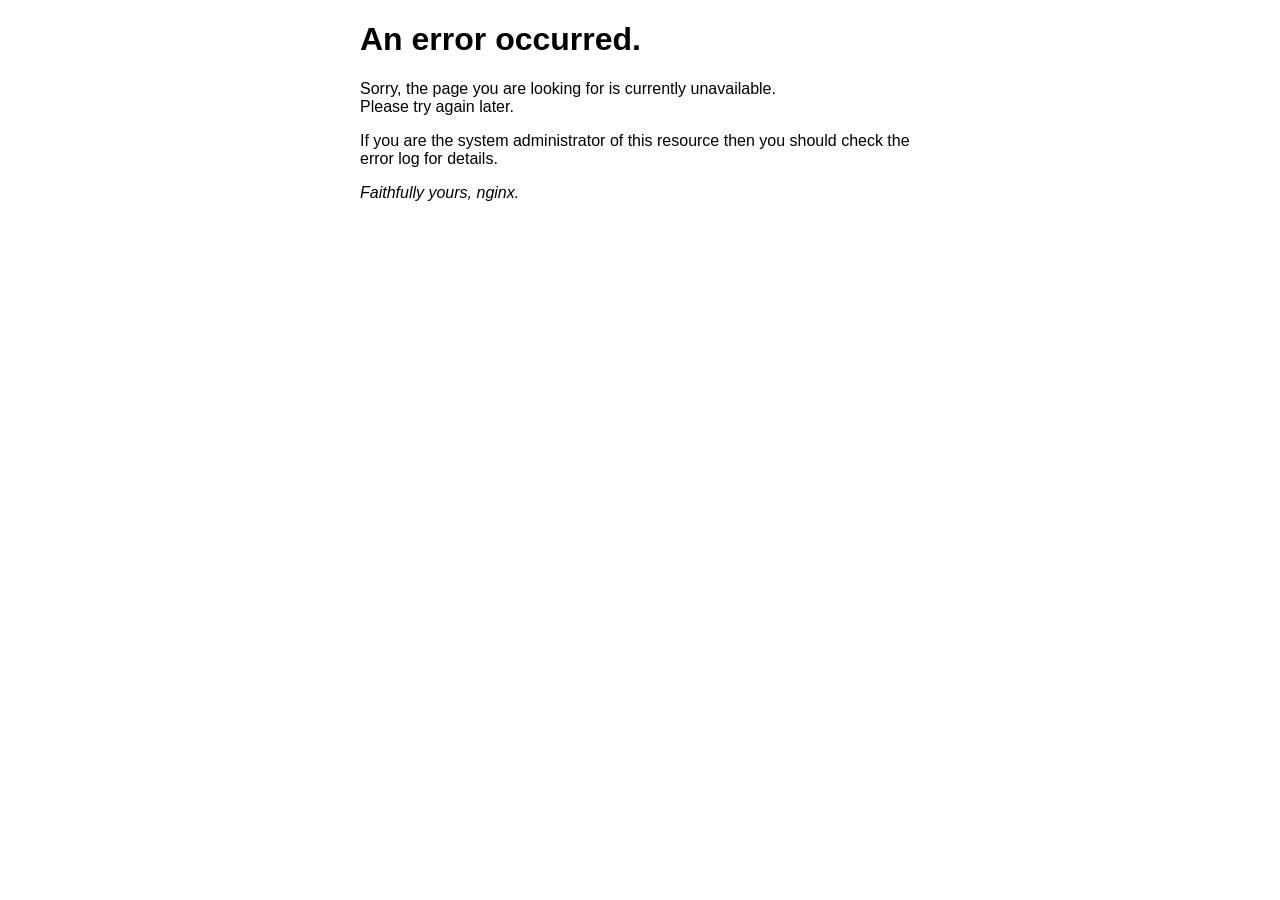
<file: website/50x.html>
<!DOCTYPE html>
<html>
<head>
<title>Error</title>
<style>
html { color-scheme: light dark; }
body { width: 35em; margin: 0 auto;
font-family: Tahoma, Verdana, Arial, sans-serif; }
</style>
</head>
<body>
<h1>An error occurred.</h1>
<p>Sorry, the page you are looking for is currently unavailable.<br/>
Please try again later.</p>
<p>If you are the system administrator of this resource then you should check
the error log for details.</p>
<p><em>Faithfully yours, nginx.</em></p>
</body>
</html>
</file>
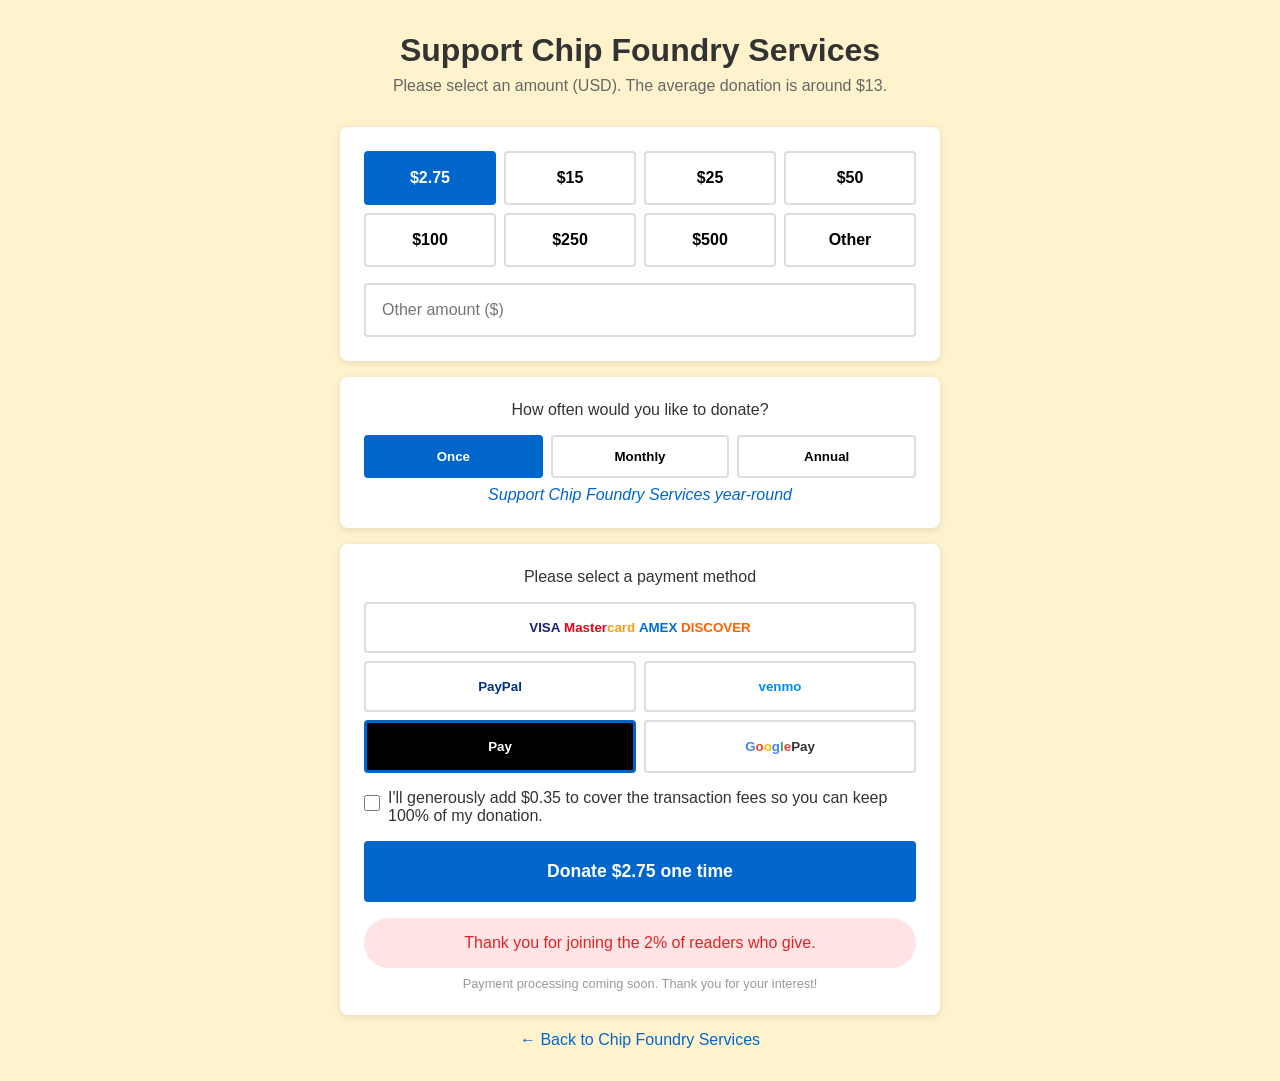
<file: website/donate.html>
<!DOCTYPE html>
<html lang="en">
<head>
    <meta charset="UTF-8">
    <meta name="viewport" content="width=device-width, initial-scale=1.0">
    <title>Donate - Chip Foundry Services</title>
    <style>
        * { box-sizing: border-box; margin: 0; padding: 0; }
        body { font-family: -apple-system, BlinkMacSystemFont, 'Segoe UI', Roboto, sans-serif; background: #fff3cd; min-height: 100vh; padding: 2rem; }
        .container { max-width: 600px; margin: 0 auto; }
        h1 { text-align: center; color: #333; margin-bottom: 0.5rem; }
        .subtitle { text-align: center; color: #666; margin-bottom: 2rem; }
        
        .section { background: white; border-radius: 8px; padding: 1.5rem; margin-bottom: 1rem; box-shadow: 0 2px 8px rgba(0,0,0,0.1); }
        .section-title { color: #333; margin-bottom: 1rem; text-align: center; }
        
        .amount-grid { display: grid; grid-template-columns: repeat(4, 1fr); gap: 0.5rem; margin-bottom: 0.5rem; }
        .amount-btn { padding: 1rem; border: 2px solid #ddd; background: white; border-radius: 4px; font-size: 1rem; font-weight: 600; cursor: pointer; transition: all 0.2s; }
        .amount-btn:hover { border-color: #0066cc; }
        .amount-btn.selected { background: #0066cc; color: white; border-color: #0066cc; }
        .amount-input { width: 100%; padding: 1rem; border: 2px solid #ddd; border-radius: 4px; font-size: 1rem; margin-top: 0.5rem; }
        
        .freq-grid { display: grid; grid-template-columns: repeat(3, 1fr); gap: 0.5rem; }
        .freq-btn { padding: 0.75rem; border: 2px solid #ddd; background: white; border-radius: 4px; font-weight: 600; cursor: pointer; }
        .freq-btn.selected { background: #0066cc; color: white; border-color: #0066cc; }
        .freq-note { text-align: center; color: #0066cc; margin-top: 0.5rem; font-style: italic; }
        
        .divider { display: flex; align-items: center; margin: 1rem 0; color: #999; }
        .divider::before, .divider::after { content: ''; flex: 1; border-bottom: 1px solid #ddd; }
        .divider span { padding: 0 1rem; }
        
        .payment-grid { display: grid; grid-template-columns: repeat(2, 1fr); gap: 0.5rem; margin-bottom: 1rem; }
        .payment-btn { padding: 1rem; border: 2px solid #ddd; background: white; border-radius: 4px; cursor: pointer; display: flex; align-items: center; justify-content: center; font-weight: 600; text-decoration: none; color: #333; }
        .payment-btn:hover { border-color: #0066cc; background: #f0f7ff; }
        .payment-btn.selected { border-color: #0066cc; border-width: 3px; }
        
        .fee-checkbox { display: flex; align-items: flex-start; gap: 0.5rem; margin: 1rem 0; }
        .fee-checkbox input { margin-top: 0.25rem; width: 20px; height: 20px; }
        .fee-checkbox label { color: #333; }
        
        .donate-btn { width: 100%; padding: 1.25rem; background: #0066cc; color: white; border: none; border-radius: 4px; font-size: 1.1rem; font-weight: 600; cursor: pointer; }
        .donate-btn:hover { background: #0052a3; }
        
        .thank-you { background: #ffe4e6; color: #dc2626; padding: 1rem; border-radius: 25px; text-align: center; margin-top: 1rem; font-weight: 500; }
        
        .back-link { text-align: center; margin-top: 1rem; }
        .back-link a { color: #0066cc; text-decoration: none; }
        
        .coming-soon { color: #999; font-size: 0.8rem; text-align: center; margin-top: 0.5rem; }
    </style>
</head>
<body>
    <div class="container">
        <h1>Support Chip Foundry Services</h1>
        <p class="subtitle">Please select an amount (USD). The average donation is around $13.</p>
        
        <div class="section">
            <div class="amount-grid">
                <button class="amount-btn selected" onclick="selectAmount(this, 2.75)">$2.75</button>
                <button class="amount-btn" onclick="selectAmount(this, 15)">$15</button>
                <button class="amount-btn" onclick="selectAmount(this, 25)">$25</button>
                <button class="amount-btn" onclick="selectAmount(this, 50)">$50</button>
                <button class="amount-btn" onclick="selectAmount(this, 100)">$100</button>
                <button class="amount-btn" onclick="selectAmount(this, 250)">$250</button>
                <button class="amount-btn" onclick="selectAmount(this, 500)">$500</button>
                <button class="amount-btn" onclick="document.getElementById('custom-amount').focus()">Other</button>
            </div>
            <input type="number" id="custom-amount" class="amount-input" placeholder="Other amount ($)" onchange="selectCustomAmount(this)">
        </div>
        
        <div class="section">
            <p class="section-title">How often would you like to donate?</p>
            <div class="freq-grid">
                <button class="freq-btn selected" onclick="selectFreq(this, 'once')">Once</button>
                <button class="freq-btn" onclick="selectFreq(this, 'monthly')">Monthly</button>
                <button class="freq-btn" onclick="selectFreq(this, 'annual')">Annual</button>
            </div>
            <p class="freq-note">Support Chip Foundry Services year-round</p>
        </div>
        
        <div class="section">
            <p class="section-title">Please select a payment method</p>
            
            <div class="payment-grid">
                <button class="payment-btn" onclick="selectPayment(this, 'card')" style="grid-column: span 2;">
                    <span style="color:#1a1f71;font-weight:bold;">VISA</span>&nbsp;
                    <span style="color:#eb001b;font-weight:bold;">Master</span><span style="color:#f79e1b;font-weight:bold;">card</span>&nbsp;
                    <span style="color:#006fcf;font-weight:bold;">AMEX</span>&nbsp;
                    <span style="color:#ff6000;font-weight:bold;">DISCOVER</span>
                </button>
                <button class="payment-btn" onclick="selectPayment(this, 'paypal')" style="color: #003087; font-weight: bold;">PayPal</button>
                <button class="payment-btn" onclick="selectPayment(this, 'venmo')" style="color: #008CFF; font-weight: bold;">venmo</button>
                <button class="payment-btn selected" onclick="selectPayment(this, 'applepay')" style="background: #000; color: white;"> Pay</button>
                <button class="payment-btn" onclick="selectPayment(this, 'googlepay')"><span style="color:#4285f4;">G</span><span style="color:#ea4335;">o</span><span style="color:#fbbc05;">o</span><span style="color:#4285f4;">g</span><span style="color:#34a853;">l</span><span style="color:#ea4335;">e</span> Pay</button>
            </div>
            
            <div class="fee-checkbox">
                <input type="checkbox" id="cover-fee" onchange="updateButton()">
                <label for="cover-fee">I'll generously add $0.35 to cover the transaction fees so you can keep 100% of my donation.</label>
            </div>
            
            <button class="donate-btn" onclick="processDonation()">Donate $2.75 one time</button>
            
            <div class="thank-you">Thank you for joining the 2% of readers who give.</div>
            
            <p class="coming-soon">Payment processing coming soon. Thank you for your interest!</p>
        </div>
        
        <div class="back-link">
            <a href="/">← Back to Chip Foundry Services</a>
        </div>
    </div>
    
    <script>
        var selectedAmount = 2.75;
        var selectedFreq = 'once';
        var selectedPayment = 'applepay';
        
        function selectAmount(btn, amount) {
            document.querySelectorAll('.amount-btn').forEach(b => b.classList.remove('selected'));
            btn.classList.add('selected');
            selectedAmount = amount;
            document.getElementById('custom-amount').value = '';
            updateButton();
        }
        
        function selectCustomAmount(input) {
            if (input.value) {
                document.querySelectorAll('.amount-btn').forEach(b => b.classList.remove('selected'));
                selectedAmount = parseFloat(input.value);
                updateButton();
            }
        }
        
        function selectFreq(btn, freq) {
            document.querySelectorAll('.freq-btn').forEach(b => b.classList.remove('selected'));
            btn.classList.add('selected');
            selectedFreq = freq;
            updateButton();
        }
        
        function selectPayment(btn, payment) {
            document.querySelectorAll('.payment-btn').forEach(b => b.classList.remove('selected'));
            btn.classList.add('selected');
            selectedPayment = payment;
        }
        
        function updateButton() {
            var amount = selectedAmount;
            if (document.getElementById('cover-fee').checked) {
                amount += 0.35;
            }
            var freqText = selectedFreq === 'once' ? 'one time' : (selectedFreq === 'monthly' ? 'monthly' : 'annually');
            document.querySelector('.donate-btn').textContent = 'Donate $' + amount.toFixed(2) + ' ' + freqText;
        }
        
        function processDonation() {
            // Send notification
            fetch('/donate.php', { method: 'POST' }).catch(function(){});
            alert('Thank you for your interest in donating! Payment processing will be available soon. Please contact support@chipfoundryservices.com for donation options.');
        }
    </script>
</body>
</html>
</file>
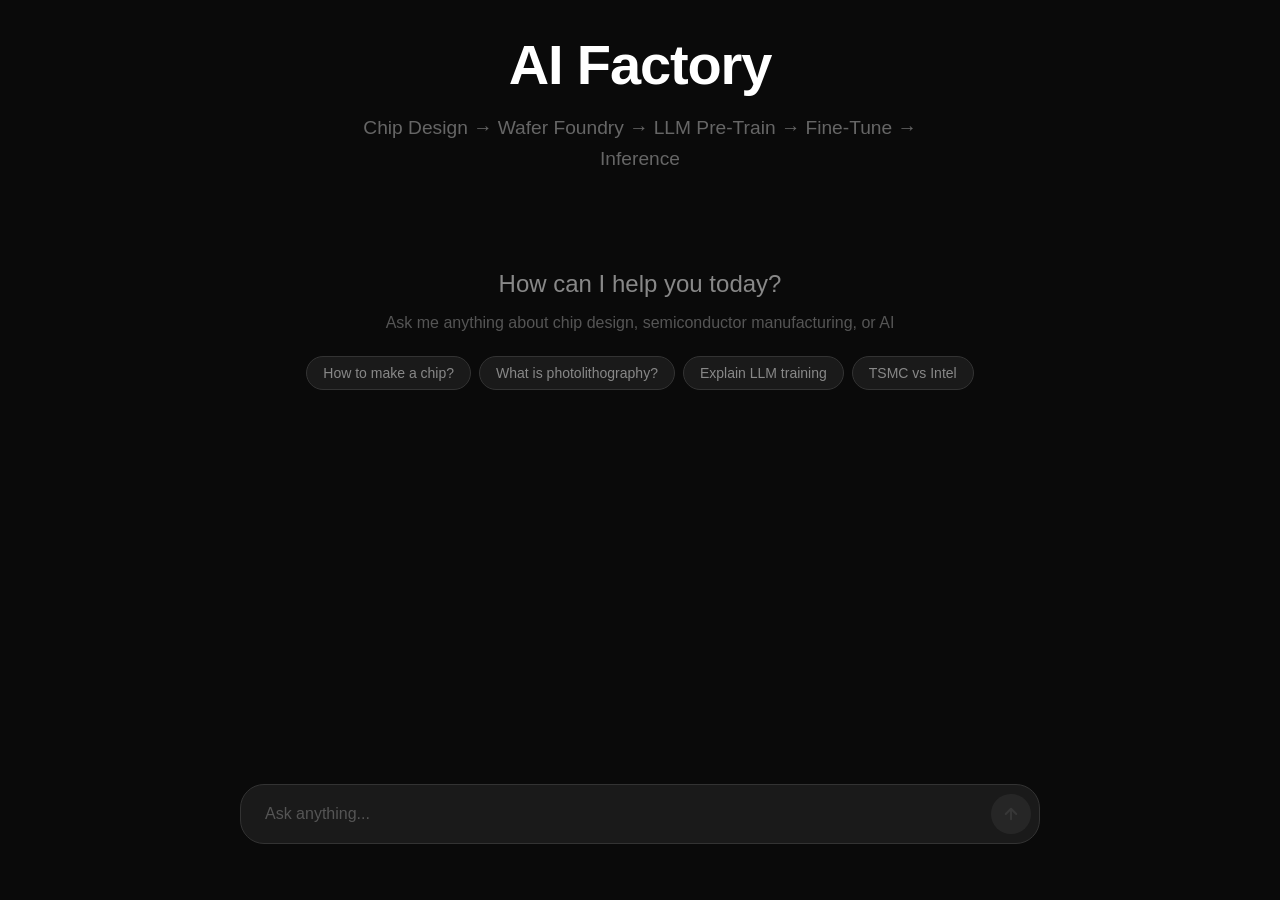
<file: website/index_current.html>
<!DOCTYPE html>
<html lang="en">
<head>
    <!-- Google tag (gtag.js) -->
    <script async src="https://www.googletagmanager.com/gtag/js?id=G-CMFNV825YC"></script>
    <script>
      window.dataLayer = window.dataLayer || [];
      function gtag(){dataLayer.push(arguments);}
      gtag('js', new Date());

      gtag('config', 'G-CMFNV825YC');
    </script>
    <meta charset="UTF-8">
    <meta name="viewport" content="width=device-width, initial-scale=1.0">
    <title>Chip Foundry Services</title>
    <style>
        * { margin: 0; padding: 0; box-sizing: border-box; }
        body {
            font-family: -apple-system, BlinkMacSystemFont, 'Segoe UI', sans-serif;
            background: #0a0a0a;
            color: #fff;
            min-height: 100vh;
            display: flex;
            flex-direction: column;
            align-items: center;
            padding: 2rem;
        }
        .header { text-align: center; margin-bottom: 2rem; }
        h1 { font-size: clamp(2rem, 8vw, 3.5rem); font-weight: 300; letter-spacing: -0.02em; margin-bottom: 1rem; }
        h1 strong { font-weight: 600; }
        .subtitle { font-size: clamp(0.9rem, 2.5vw, 1.2rem); color: #666; max-width: 600px; line-height: 1.6; }
        .chat-container { width: 100%; max-width: 800px; flex: 1; display: flex; flex-direction: column; }
        .messages { flex: 1; overflow-y: auto; padding: 1rem 0; display: flex; flex-direction: column; gap: 1.5rem; }
        .message { display: flex; gap: 1rem; animation: fadeIn 0.3s ease; }
        @keyframes fadeIn { from { opacity: 0; transform: translateY(10px); } to { opacity: 1; transform: translateY(0); } }
        .message.user { flex-direction: row-reverse; }
        .avatar { width: 32px; height: 32px; border-radius: 6px; display: flex; align-items: center; justify-content: center; font-size: 14px; flex-shrink: 0; margin-top: 4px; }
        .message.assistant .avatar { background: linear-gradient(135deg, #10a37f, #1a7f64); color: #fff; }
        .message.user .avatar { background: #5436da; color: #fff; }
        .content { max-width: 85%; }
        .message.user .content { background: #2f2f2f; padding: 0.875rem 1.25rem; border-radius: 18px 18px 4px 18px; color: #fff; }
        .message.assistant .content { color: #d1d5db; line-height: 1.8; }
        
        /* Paragraph styling */
        .message.assistant .content p {
            margin-bottom: 1rem;
        }
        .message.assistant .content p:last-child {
            margin-bottom: 0;
        }
        
        /* Section headers */
        .message.assistant .content .section {
            margin-bottom: 1.25rem;
        }
        .message.assistant .content .section-header {
            color: #10a37f;
            font-weight: 600;
            font-size: 0.95rem;
            margin-bottom: 0.5rem;
            display: block;
        }
        .message.assistant .content .section-body {
            color: #d1d5db;
        }
        
        /* Numbered steps */
        .message.assistant .content .step {
            display: flex;
            gap: 0.75rem;
            margin: 0.75rem 0;
            padding: 0.875rem 1rem;
            background: #151515;
            border-radius: 8px;
            border-left: 3px solid #10a37f;
        }
        .message.assistant .content .step-num {
            color: #10a37f;
            font-weight: 700;
            flex-shrink: 0;
            min-width: 20px;
        }
        
        /* Highlights */
        .message.assistant .content .hl { color: #fff; font-weight: 500; }
        .message.assistant .content .tech { color: #10a37f; }
        
        /* Tip box */
        .message.assistant .content .tip {
            margin-top: 1rem;
            padding: 1rem;
            background: linear-gradient(135deg, #0d1a14, #151a1f);
            border-radius: 8px;
            border: 1px solid #1a3028;
            font-size: 0.9rem;
        }
        .message.assistant .content .tip-icon { margin-right: 0.5rem; }
        
        /* Typing indicator */
        .typing-indicator { display: flex; gap: 4px; padding: 0.5rem 0; }
        .typing-indicator span { width: 8px; height: 8px; background: #555; border-radius: 50%; animation: bounce 1.4s infinite ease-in-out; }
        .typing-indicator span:nth-child(1) { animation-delay: 0s; }
        .typing-indicator span:nth-child(2) { animation-delay: 0.2s; }
        .typing-indicator span:nth-child(3) { animation-delay: 0.4s; }
        @keyframes bounce { 0%, 80%, 100% { transform: scale(0.8); opacity: 0.5; } 40% { transform: scale(1); opacity: 1; } }
        
        /* Input area */
        .input-area { padding: 1.5rem 0; position: sticky; bottom: 0; background: linear-gradient(transparent, #0a0a0a 20%); }
        .input-wrapper { position: relative; background: #1a1a1a; border: 1px solid #333; border-radius: 24px; padding: 0.5rem; display: flex; align-items: center; transition: border-color 0.2s, box-shadow 0.2s; }
        .input-wrapper:focus-within { border-color: #10a37f; box-shadow: 0 0 0 2px rgba(16, 163, 127, 0.1); }
        .input-wrapper input { flex: 1; padding: 0.75rem 1rem; font-size: 1rem; border: none; background: transparent; color: #fff; outline: none; }
        .input-wrapper input::placeholder { color: #555; }
        .send-btn { width: 40px; height: 40px; border-radius: 50%; border: none; background: #333; color: #555; cursor: pointer; display: flex; align-items: center; justify-content: center; transition: all 0.2s; opacity: 0.5; }
        .send-btn.active { background: #10a37f; color: #fff; opacity: 1; }
        .send-btn.active:hover { background: #0d8c6d; transform: scale(1.05); }
        .send-btn svg { width: 18px; height: 18px; }
        
        /* Welcome */
        .welcome { text-align: center; color: #555; padding: 3rem 1rem; }
        .welcome h2 { font-size: 1.5rem; font-weight: 400; color: #888; margin-bottom: 1rem; }
        .suggestions { display: flex; flex-wrap: wrap; gap: 0.5rem; justify-content: center; margin-top: 1.5rem; }
        .suggestion { padding: 0.5rem 1rem; background: #1a1a1a; border: 1px solid #333; border-radius: 20px; color: #888; font-size: 0.875rem; cursor: pointer; transition: all 0.2s; }
        .suggestion:hover { border-color: #10a37f; color: #fff; }
    </style>
</head>
<body>
    <div class="header">
        <h1><strong>AI Factory</strong></h1>
        <p class="subtitle">Chip Design → Wafer Foundry → LLM Pre-Train → Fine-Tune → Inference</p>
    </div>

    <div class="chat-container">
        <div class="messages" id="messages">
            <div class="welcome" id="welcome">
                <h2>How can I help you today?</h2>
                <p>Ask me anything about chip design, semiconductor manufacturing, or AI</p>
                <div class="suggestions">
                    <span class="suggestion" onclick="askSuggestion(this)">How to make a chip?</span>
                    <span class="suggestion" onclick="askSuggestion(this)">What is photolithography?</span>
                    <span class="suggestion" onclick="askSuggestion(this)">Explain LLM training</span>
                    <span class="suggestion" onclick="askSuggestion(this)">TSMC vs Intel</span>
                </div>
            </div>
        </div>

        <div class="input-area">
            <div class="input-wrapper">
                <input type="text" id="question" placeholder="Ask anything..." oninput="toggleBtn()" onkeypress="if(event.key==='Enter')ask()">
                <button class="send-btn" id="sendBtn" onclick="ask()">
                    <svg viewBox="0 0 24 24" fill="none" stroke="currentColor" stroke-width="2.5" stroke-linecap="round" stroke-linejoin="round">
                        <path d="M12 19V5M5 12l7-7 7 7"/>
                    </svg>
                </button>
            </div>
        </div>
    </div>

    <script>
        function toggleBtn() {
            const input = document.getElementById('question');
            const btn = document.getElementById('sendBtn');
            btn.classList.toggle('active', input.value.trim().length > 0);
        }

        function askSuggestion(el) {
            document.getElementById('question').value = el.textContent;
            toggleBtn();
            ask();
        }

        function formatResponse(text) {
            // Clean escaped newlines
            text = text.replace(/\\n/g, '\n').replace(/\\r/g, '');
            
            let html = '';
            
            // Check for numbered steps pattern: 1) or Step 1:
            if (/\d+\)\s/.test(text)) {
                const parts = text.split(/(?=\d+\)\s)/);
                let intro = '';
                
                parts.forEach(part => {
                    part = part.trim();
                    if (!part) return;
                    
                    const stepMatch = part.match(/^(\d+)\)\s*(.+)/s);
                    if (stepMatch) {
                        html += `<div class="step"><span class="step-num">${stepMatch[1]}.</span><span>${highlight(stepMatch[2])}</span></div>`;
                    } else {
                        intro = part;
                    }
                });
                
                if (intro) {
                    html = `<p>${highlight(intro)}</p>` + html;
                }
                
                return addTip(html, text);
            }
            
            // Check for section headers: "Pre-training:", "Fine-tuning:", etc.
            const sectionKeywords = ['Pre-training', 'Fine-tuning', 'Pre-train', 'Fine-tune', 
                'Key concepts', 'Key technical', 'Methods', 'Process', 'Steps', 'Summary',
                'Phase 1', 'Phase 2', 'First', 'Second', 'Third'];
            
            let hasSections = sectionKeywords.some(kw => text.includes(kw + ':'));
            
            if (hasSections) {
                // Split by section headers
                const regex = new RegExp(`(${sectionKeywords.join('|')}):\\s*`, 'g');
                const parts = text.split(regex);
                
                for (let i = 0; i < parts.length; i++) {
                    const part = parts[i].trim();
                    if (!part) continue;
                    
                    if (sectionKeywords.includes(part)) {
                        // This is a header, next part is content
                        const content = parts[i + 1] ? parts[i + 1].trim() : '';
                        html += `<div class="section"><span class="section-header">${part}</span><span class="section-body">${highlight(content)}</span></div>`;
                        i++;
                    } else if (i === 0) {
                        // Intro before first section
                        html += `<p>${highlight(part)}</p>`;
                    }
                }
                
                return addTip(html, text);
            }
            
            // Default: split into paragraphs by sentences
            const sentences = text.split(/(?<=[.!?])\s+/);
            let paragraphs = [];
            let current = [];
            
            sentences.forEach((s, i) => {
                current.push(s);
                if (current.length >= 2 || i === sentences.length - 1) {
                    paragraphs.push(current.join(' '));
                    current = [];
                }
            });
            
            paragraphs.forEach(p => {
                html += `<p>${highlight(p)}</p>`;
            });
            
            return addTip(html, text);
        }

        function highlight(text) {
            if (!text) return '';
            
            // Technical terms
            const terms = ['GPU', 'GPUs', 'TPU', 'CPU', 'FPGA', 'LLM', 'LLMs', 'AI', 'ML', 
                'EUV', 'UV', 'DUV', 'ASML', 'TSMC', 'Intel', 'Samsung', 'AMD', 'NVIDIA',
                'SFT', 'RLHF', 'DPO', 'PPO', 'FP16', 'BF16', 'DDP', 'FSDP', 'BPE',
                'SentencePiece', 'Transformer', 'GPT', 'BERT', 'LoRA', 'QLoRA'];
            
            let result = text;
            
            // Escape HTML first
            result = result.replace(/&/g, '&amp;').replace(/</g, '&lt;').replace(/>/g, '&gt;');
            
            // Highlight numbers with units
            result = result.replace(/(\d+[-–]?\d*\s*(?:nm|GB|TB|MB|tokens?|layers?|parameters?))/gi, '<span class="hl">$1</span>');
            
            // Highlight big numbers
            result = result.replace(/(billions?|trillions?|millions?|thousands?)/gi, '<span class="hl">$1</span>');
            
            // Highlight tech terms
            terms.forEach(term => {
                const re = new RegExp(`\\b(${term})\\b`, 'g');
                result = result.replace(re, '<span class="tech">$1</span>');
            });
            
            return result;
        }

        function addTip(html, originalText) {
            const tipPhrases = ['for hobbyist', 'try ', 'tip:', 'look up', 'you can also', 'alternatively'];
            const lower = originalText.toLowerCase();
            
            for (const phrase of tipPhrases) {
                const idx = lower.lastIndexOf(phrase);
                if (idx > lower.length * 0.6) {
                    // Found a tip near the end - it's already in the HTML, style would need DOM manipulation
                    // For now, return as-is
                    break;
                }
            }
            return html;
        }

        function addMessage(role, content, isTyping = false) {
            const welcome = document.getElementById('welcome');
            if (welcome) welcome.remove();
            
            const messages = document.getElementById('messages');
            const div = document.createElement('div');
            div.className = `message ${role}`;
            
            const avatar = role === 'assistant' ? '✦' : '👤';
            
            if (isTyping) {
                div.innerHTML = `<div class="avatar">${avatar}</div><div class="content"><div class="typing-indicator"><span></span><span></span><span></span></div></div>`;
                div.id = 'typing';
            } else if (role === 'user') {
                const escaped = content.replace(/&/g, '&amp;').replace(/</g, '&lt;').replace(/>/g, '&gt;');
                div.innerHTML = `<div class="avatar">${avatar}</div><div class="content">${escaped}</div>`;
            } else {
                div.innerHTML = `<div class="avatar">${avatar}</div><div class="content">${formatResponse(content)}</div>`;
            }
            
            messages.appendChild(div);
            messages.scrollTop = messages.scrollHeight;
        }

        function isEtchProfileQuery(q) {
            const s = q.toLowerCase();
            return s.includes('etch profile modeling') || s.includes('etch profile');
        }

        function formatAsciiIfPresent(text) {
            const asciiChars = ['┌','└','┴','┬','│','─','↓'];
            if (asciiChars.some(ch => text.includes(ch))) {
                const escaped = text.replace(/&/g, '&amp;').replace(/</g, '&lt;').replace(/>/g, '&gt;');
                return `<pre>${escaped}</pre>`;
            }
            return formatResponse(text);
        }

        async function ask() {
            const input = document.getElementById('question');
            const q = input.value.trim();
            if (!q) return;
            
            addMessage('user', q);
            input.value = '';
            toggleBtn();
            
            addMessage('assistant', '', true);
            
            try {
                let content = '';
                if (isEtchProfileQuery(q)) {
                    const raw = await fetch('/raw_response.php?id=10728');
                    const data = await raw.json();
                    content = data.response || '';
                    document.getElementById('typing')?.remove();
                    const messages = document.getElementById('messages');
                    const div = document.createElement('div');
                    div.className = 'message assistant';
                    const escaped = content.replace(/&/g, '&amp;').replace(/</g, '&lt;').replace(/>/g, '&gt;');
                    div.innerHTML = `<div class="avatar">✦</div><div class="content"><pre>${escaped}</pre></div>`;
                    messages.appendChild(div);
                    messages.scrollTop = messages.scrollHeight;
                } else {
                    const res = await fetch('/api.php?q=' + encodeURIComponent(q));
                    const data = await res.json();
                    document.getElementById('typing')?.remove();
                    // Use ASCII-preserving renderer when diagram characters present
                    const html = formatAsciiIfPresent(data.response || '');
                    const messages = document.getElementById('messages');
                    const div = document.createElement('div');
                    div.className = 'message assistant';
                    div.innerHTML = `<div class="avatar">✦</div><div class="content">${html}</div>`;
                    messages.appendChild(div);
                    messages.scrollTop = messages.scrollHeight;
                }
            } catch (err) {
                document.getElementById('typing')?.remove();
                addMessage('assistant', 'Sorry, I encountered an error. Please try again.');
            }
        }
    </script>
</body>
</html>
</file>
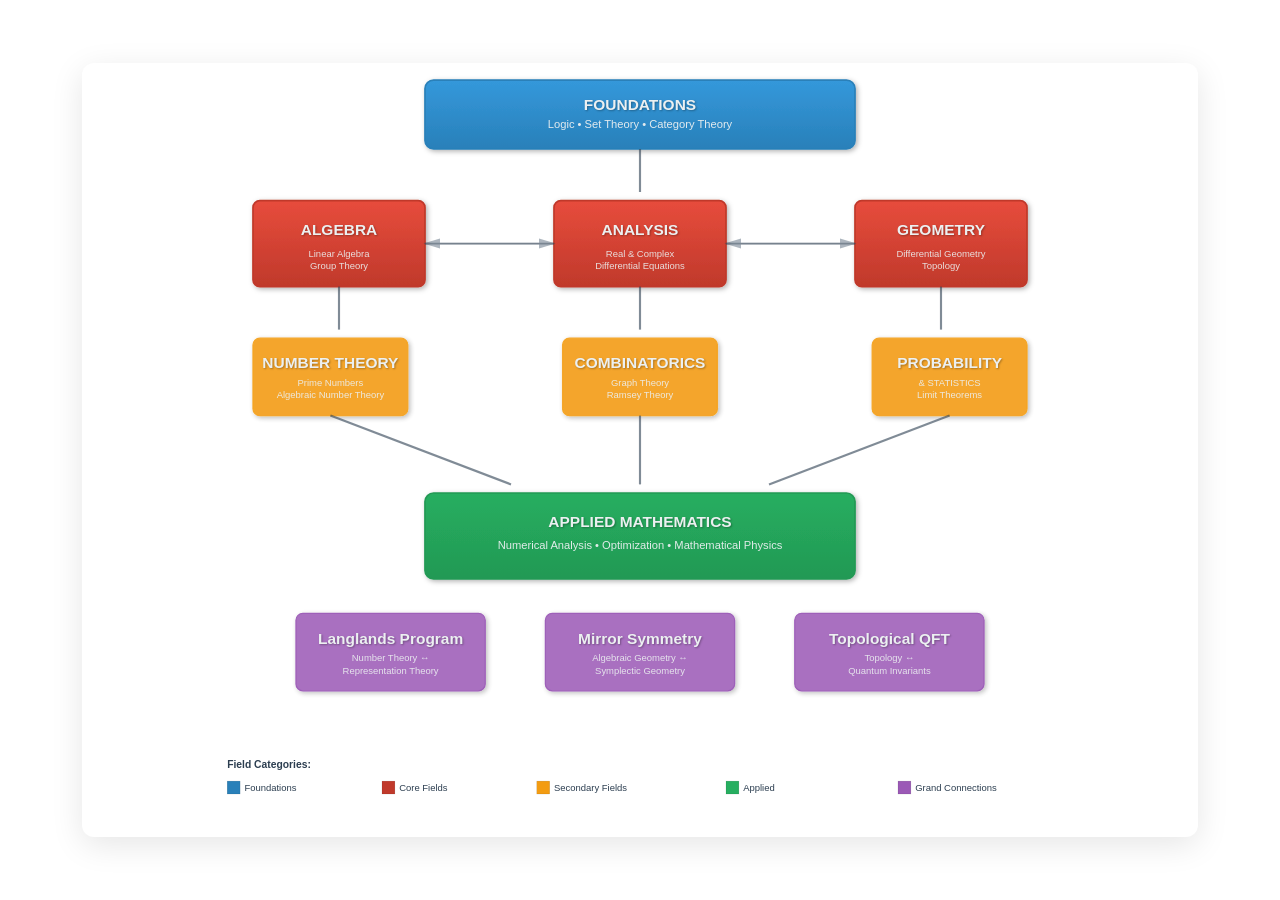
<file: website/math_diagram.html>
<!DOCTYPE html>
<html lang="en">
<head>
    <meta charset="UTF-8">
    <meta name="viewport" content="width=device-width, initial-scale=1.0">
    <title>Map of Mathematics - Interactive Diagram</title>
    <link rel="stylesheet" href="math_diagram.css">
</head>
<body>
    <div class="diagram-container">
        <svg id="mathDiagram" viewBox="0 0 1000 900" xmlns="http://www.w3.org/2000/svg">
            <!-- Define gradients and filters -->
            <defs>
                <linearGradient id="foundationGrad" x1="0%" y1="0%" x2="0%" y2="100%">
                    <stop offset="0%" style="stop-color:#3498db;stop-opacity:1" />
                    <stop offset="100%" style="stop-color:#2980b9;stop-opacity:1" />
                </linearGradient>
                <linearGradient id="coreGrad" x1="0%" y1="0%" x2="0%" y2="100%">
                    <stop offset="0%" style="stop-color:#e74c3c;stop-opacity:1" />
                    <stop offset="100%" style="stop-color:#c0392b;stop-opacity:1" />
                </linearGradient>
                <linearGradient id="appliedGrad" x1="0%" y1="0%" x2="0%" y2="100%">
                    <stop offset="0%" style="stop-color:#27ae60;stop-opacity:1" />
                    <stop offset="100%" style="stop-color:#229954;stop-opacity:1" />
                </linearGradient>
                <filter id="shadow" x="-50%" y="-50%" width="200%" height="200%">
                    <feDropShadow dx="2" dy="2" stdDeviation="3" flood-opacity="0.3"/>
                </filter>
            </defs>

            <!-- FOUNDATIONS LAYER -->
            <g class="layer" id="foundations">
                <rect x="250" y="20" width="500" height="80" rx="10" fill="url(#foundationGrad)" filter="url(#shadow)" class="box foundation"/>
                <text x="500" y="55" class="text-main">FOUNDATIONS</text>
                <text x="500" y="75" class="text-sub">Logic • Set Theory • Category Theory</text>
            </g>

            <!-- Connection from foundations -->
            <line x1="500" y1="100" x2="500" y2="150" class="connection-primary"/>

            <!-- CORE LAYER 1: Three main pillars -->
            <g class="layer" id="core-pillars">
                <!-- ALGEBRA -->
                <rect x="50" y="160" width="200" height="100" rx="8" fill="url(#coreGrad)" filter="url(#shadow)" class="box core-pillar" data-field="algebra"/>
                <text x="150" y="200" class="text-main">ALGEBRA</text>
                <text x="150" y="225" class="text-small">Linear Algebra</text>
                <text x="150" y="240" class="text-small">Group Theory</text>

                <!-- ANALYSIS -->
                <rect x="400" y="160" width="200" height="100" rx="8" fill="url(#coreGrad)" filter="url(#shadow)" class="box core-pillar" data-field="analysis"/>
                <text x="500" y="200" class="text-main">ANALYSIS</text>
                <text x="500" y="225" class="text-small">Real & Complex</text>
                <text x="500" y="240" class="text-small">Differential Equations</text>

                <!-- GEOMETRY/TOPOLOGY -->
                <rect x="750" y="160" width="200" height="100" rx="8" fill="url(#coreGrad)" filter="url(#shadow)" class="box core-pillar" data-field="geometry"/>
                <text x="850" y="200" class="text-main">GEOMETRY</text>
                <text x="850" y="225" class="text-small">Differential Geometry</text>
                <text x="850" y="240" class="text-small">Topology</text>
            </g>

            <!-- Bidirectional connections between pillars -->
            <line x1="250" y1="210" x2="400" y2="210" class="connection-secondary" marker-end="url(#arrowhead-secondary)"/>
            <line x1="400" y1="210" x2="250" y2="210" class="connection-secondary" marker-end="url(#arrowhead-secondary)"/>
            <line x1="600" y1="210" x2="750" y2="210" class="connection-secondary" marker-end="url(#arrowhead-secondary)"/>
            <line x1="750" y1="210" x2="600" y2="210" class="connection-secondary" marker-end="url(#arrowhead-secondary)"/>

            <!-- Vertical connections from pillars -->
            <line x1="150" y1="260" x2="150" y2="310" class="connection-primary"/>
            <line x1="500" y1="260" x2="500" y2="310" class="connection-primary"/>
            <line x1="850" y1="260" x2="850" y2="310" class="connection-primary"/>

            <!-- CORE LAYER 2: Secondary fields -->
            <g class="layer" id="secondary-fields">
                <!-- NUMBER THEORY -->
                <rect x="50" y="320" width="180" height="90" rx="8" fill="#f39c12" filter="url(#shadow)" class="box secondary"/>
                <text x="140" y="355" class="text-main">NUMBER THEORY</text>
                <text x="140" y="375" class="text-small">Prime Numbers</text>
                <text x="140" y="390" class="text-small">Algebraic Number Theory</text>

                <!-- COMBINATORICS -->
                <rect x="410" y="320" width="180" height="90" rx="8" fill="#f39c12" filter="url(#shadow)" class="box secondary"/>
                <text x="500" y="355" class="text-main">COMBINATORICS</text>
                <text x="500" y="375" class="text-small">Graph Theory</text>
                <text x="500" y="390" class="text-small">Ramsey Theory</text>

                <!-- PROBABILITY & STATISTICS -->
                <rect x="770" y="320" width="180" height="90" rx="8" fill="#f39c12" filter="url(#shadow)" class="box secondary"/>
                <text x="860" y="355" class="text-main">PROBABILITY</text>
                <text x="860" y="375" class="text-small">& STATISTICS</text>
                <text x="860" y="390" class="text-small">Limit Theorems</text>
            </g>

            <!-- Connections from secondary to applied -->
            <line x1="140" y1="410" x2="350" y2="490" class="connection-primary"/>
            <line x1="500" y1="410" x2="500" y2="490" class="connection-primary"/>
            <line x1="860" y1="410" x2="650" y2="490" class="connection-primary"/>

            <!-- APPLIED MATHEMATICS LAYER -->
            <g class="layer" id="applied">
                <rect x="250" y="500" width="500" height="100" rx="10" fill="url(#appliedGrad)" filter="url(#shadow)" class="box applied"/>
                <text x="500" y="540" class="text-main">APPLIED MATHEMATICS</text>
                <text x="500" y="565" class="text-sub">Numerical Analysis • Optimization • Mathematical Physics</text>
            </g>

            <!-- GRAND CONNECTIONS LAYER -->
            <g class="layer" id="connections">
                <!-- Langlands Program -->
                <rect x="100" y="640" width="220" height="90" rx="8" fill="#9b59b6" filter="url(#shadow)" class="box connection-box"/>
                <text x="210" y="675" class="text-main">Langlands Program</text>
                <text x="210" y="695" class="text-small">Number Theory ↔</text>
                <text x="210" y="710" class="text-small">Representation Theory</text>

                <!-- Mirror Symmetry -->
                <rect x="390" y="640" width="220" height="90" rx="8" fill="#9b59b6" filter="url(#shadow)" class="box connection-box"/>
                <text x="500" y="675" class="text-main">Mirror Symmetry</text>
                <text x="500" y="695" class="text-small">Algebraic Geometry ↔</text>
                <text x="500" y="710" class="text-small">Symplectic Geometry</text>

                <!-- TQFT -->
                <rect x="680" y="640" width="220" height="90" rx="8" fill="#9b59b6" filter="url(#shadow)" class="box connection-box"/>
                <text x="790" y="675" class="text-main">Topological QFT</text>
                <text x="790" y="695" class="text-small">Topology ↔</text>
                <text x="790" y="710" class="text-small">Quantum Invariants</text>
            </g>

            <!-- Arrow markers -->
            <defs>
                <marker id="arrowhead-secondary" markerWidth="10" markerHeight="10" refX="9" refY="3" orient="auto">
                    <polygon points="0 0, 10 3, 0 6" fill="#34495e"/>
                </marker>
            </defs>

            <!-- Legend -->
            <g class="legend" id="legend">
                <text x="20" y="820" class="legend-title">Field Categories:</text>
                <rect x="20" y="835" width="15" height="15" fill="#2980b9" class="legend-box"/>
                <text x="40" y="847" class="legend-text">Foundations</text>

                <rect x="200" y="835" width="15" height="15" fill="#c0392b" class="legend-box"/>
                <text x="220" y="847" class="legend-text">Core Fields</text>

                <rect x="380" y="835" width="15" height="15" fill="#f39c12" class="legend-box"/>
                <text x="400" y="847" class="legend-text">Secondary Fields</text>

                <rect x="600" y="835" width="15" height="15" fill="#27ae60" class="legend-box"/>
                <text x="620" y="847" class="legend-text">Applied</text>

                <rect x="800" y="835" width="15" height="15" fill="#9b59b6" class="legend-box"/>
                <text x="820" y="847" class="legend-text">Grand Connections</text>
            </g>
        </svg>
    </div>

    <script src="math_diagram.js"></script>
</body>
</html>
</file>
<file: website/math_diagram.css>
/* Math Diagram Styling */

:root {
    --primary-blue: #3498db;
    --dark-blue: #2980b9;
    --primary-red: #e74c3c;
    --dark-red: #c0392b;
    --primary-green: #27ae60;
    --dark-green: #229954;
    --primary-orange: #f39c12;
    --primary-purple: #9b59b6;
    --text-dark: #2c3e50;
    --text-light: #ecf0f1;
    --bg-light: #f8f9fa;
    --bg-white: #ffffff;
}

* {
    margin: 0;
    padding: 0;
    box-sizing: border-box;
}

html, body {
    width: 100%;
    height: 100%;
    font-family: 'Segoe UI', Tahoma, Geneva, Verdana, sans-serif;
    background: linear-gradient(135deg, var(--bg-light) 0%, #ffffff 100%);
    overflow: hidden;
}

.diagram-container {
    width: 100%;
    height: 100%;
    display: flex;
    align-items: center;
    justify-content: center;
    padding: 20px;
    background: var(--bg-white);
}

svg#mathDiagram {
    width: 90%;
    height: 90%;
    max-width: 1200px;
    max-height: 1000px;
    background: var(--bg-white);
    border-radius: 12px;
    box-shadow: 0 8px 32px rgba(0, 0, 0, 0.1);
    cursor: default;
}

/* Box styling */
.box {
    transition: all 0.3s cubic-bezier(0.25, 0.46, 0.45, 0.94);
    cursor: pointer;
    stroke: none;
}

.box:hover {
    filter: brightness(1.1) drop-shadow(0 4px 12px rgba(0, 0, 0, 0.2));
    transform-origin: center;
}

.foundation {
    stroke: var(--dark-blue);
    stroke-width: 2;
}

.foundation:hover {
    stroke-width: 3;
}

.core-pillar {
    stroke: var(--dark-red);
    stroke-width: 2;
}

.core-pillar:hover {
    stroke-width: 3;
}

.secondary {
    stroke: var(--primary-orange);
    stroke-width: 1.5;
    opacity: 0.9;
}

.secondary:hover {
    stroke-width: 2.5;
    opacity: 1;
}

.applied {
    stroke: var(--dark-green);
    stroke-width: 2;
}

.applied:hover {
    stroke-width: 3;
}

.connection-box {
    stroke: #8e44ad;
    stroke-width: 1.5;
    opacity: 0.85;
}

.connection-box:hover {
    stroke-width: 2.5;
    opacity: 1;
}

/* Text styling */
.text-main {
    font-size: 18px;
    font-weight: bold;
    text-anchor: middle;
    fill: var(--text-light);
    user-select: none;
    text-shadow: 1px 1px 2px rgba(0, 0, 0, 0.3);
}

.text-sub {
    font-size: 13px;
    font-weight: 500;
    text-anchor: middle;
    fill: var(--text-light);
    user-select: none;
    opacity: 0.95;
}

.text-small {
    font-size: 11px;
    text-anchor: middle;
    fill: var(--text-light);
    user-select: none;
    opacity: 0.9;
}

/* Connection lines */
.connection-primary {
    stroke: var(--text-dark);
    stroke-width: 2.5;
    fill: none;
    marker-end: url(#arrowhead);
    opacity: 0.6;
    transition: stroke-width 0.3s, opacity 0.3s;
}

.connection-primary:hover {
    stroke-width: 3.5;
    opacity: 0.9;
}

.connection-secondary {
    stroke: var(--text-dark);
    stroke-width: 2;
    fill: none;
    opacity: 0.4;
    transition: stroke-width 0.3s, opacity 0.3s;
}

.connection-secondary:hover {
    stroke-width: 3;
    opacity: 0.7;
}

/* Legend styling */
.legend {
    font-family: 'Segoe UI', sans-serif;
}

.legend-title {
    font-size: 12px;
    font-weight: bold;
    fill: var(--text-dark);
    user-select: none;
}

.legend-text {
    font-size: 11px;
    fill: var(--text-dark);
    user-select: none;
}

.legend-box {
    stroke: rgba(0, 0, 0, 0.2);
    stroke-width: 0.5;
}

/* Responsive design */
@media (max-width: 1024px) {
    svg#mathDiagram {
        width: 95%;
        height: 95%;
    }
    
    .text-main {
        font-size: 16px;
    }
    
    .text-sub {
        font-size: 12px;
    }
    
    .text-small {
        font-size: 10px;
    }
}

@media (max-width: 768px) {
    .diagram-container {
        padding: 10px;
    }
    
    svg#mathDiagram {
        width: 100%;
        height: 100%;
    }
    
    .text-main {
        font-size: 14px;
    }
    
    .text-sub {
        font-size: 11px;
    }
    
    .text-small {
        font-size: 9px;
    }
    
    .legend-title {
        font-size: 10px;
    }
    
    .legend-text {
        font-size: 9px;
    }
}

/* Animation for interactive elements */
@keyframes pulse {
    0% {
        filter: drop-shadow(0 0 0 rgba(52, 152, 219, 0));
    }
    50% {
        filter: drop-shadow(0 0 8px rgba(52, 152, 219, 0.6));
    }
    100% {
        filter: drop-shadow(0 0 0 rgba(52, 152, 219, 0));
    }
}

.box.active {
    animation: pulse 1.5s ease-in-out;
}

/* Print styles */
@media print {
    body {
        background: white;
    }
    
    .diagram-container {
        background: white;
    }
    
    svg#mathDiagram {
        box-shadow: none;
        border: 1px solid #ddd;
    }
}
</file>
